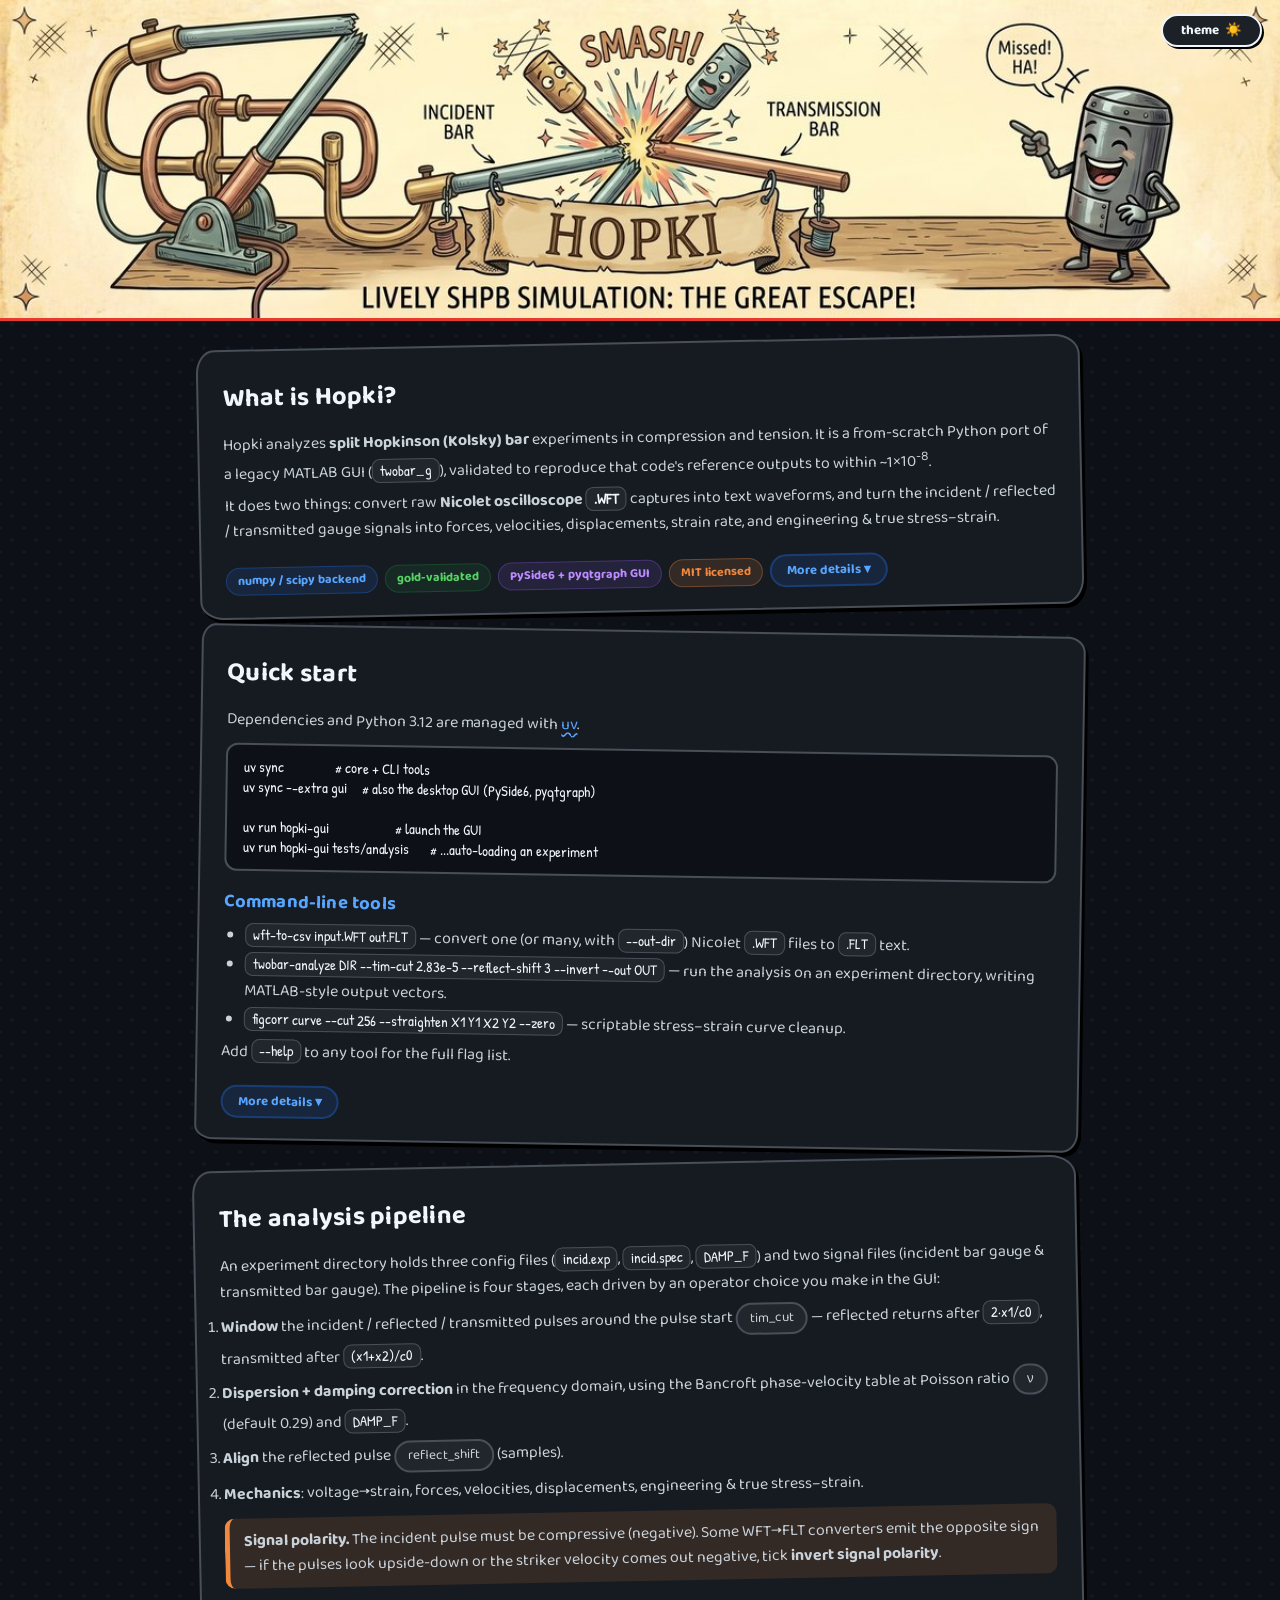
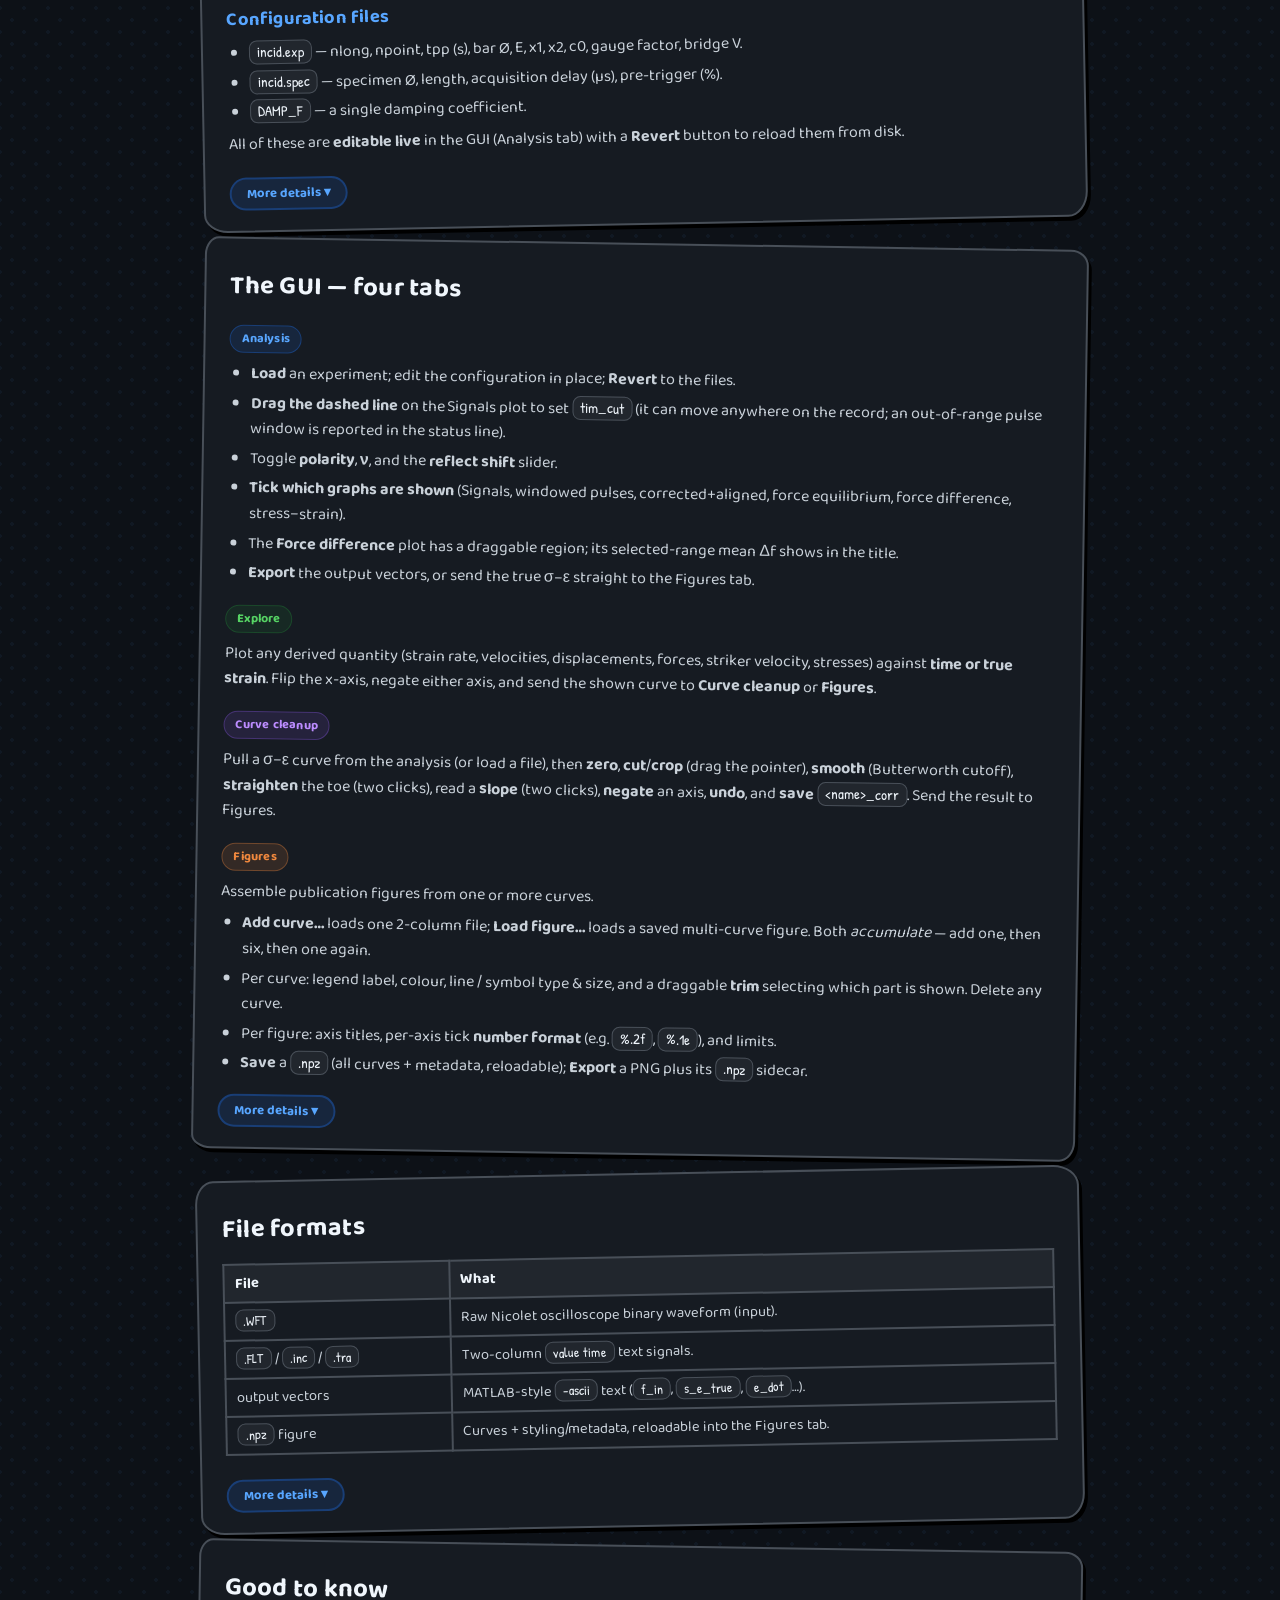
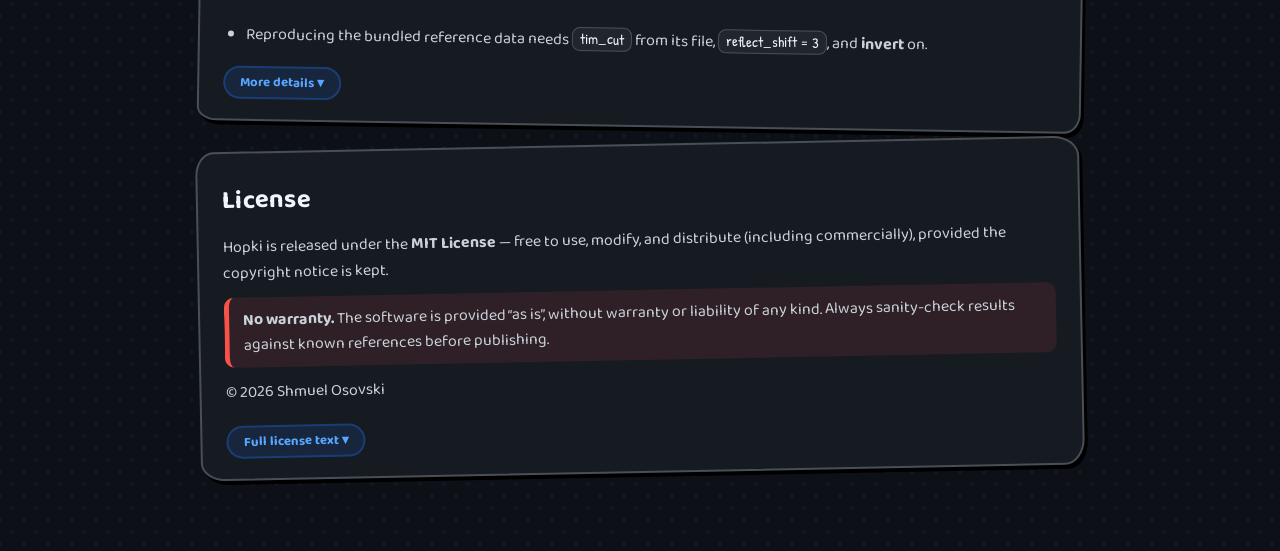
<file: docs/index.html>
<!DOCTYPE html>
<html lang="en">
<head>
<meta charset="utf-8">
<meta name="viewport" content="width=device-width, initial-scale=1">
<title>Hopki — User Guide</title>
<style>
/* ===== Seuss theme (palette + personality, mirrored from hopki/gui/theme_seuss.css) ===== */
@import url('https://fonts.googleapis.com/css2?family=Baloo+2:wght@400;500;600;700;800&family=Patrick+Hand&family=Chewy&family=Fredoka:wght@400;500;600;700&display=swap');

:root{
  --font-main:'Baloo 2','Patrick Hand',cursive,sans-serif;
  --font-mono:'Patrick Hand','Baloo 2',monospace;
  --font-display:'Chewy','Baloo 2',cursive;
  --radius:16px; --radius-card:20px; --card-border-width:2.5px;
  --blob:18px 26px 20px 24px / 24px 20px 26px 18px;
  --blob-soft:14px 18px 16px 20px / 18px 16px 20px 14px;
  --tilt:-1.1deg; --tilt-alt:0.9deg; --pop:cubic-bezier(.34,1.56,.64,1);
}
[data-theme="dark"]{
  --bg:#0d1117; --bg-surface:#161b22; --bg-elevated:#1c2128; --bg-input:#0d1117;
  --border:#484f58; --text:#c9d1d9; --text-bright:#f0f6fc; --text-muted:#8b949e;
  --accent:#58a6ff; --accent-bg:#1f6feb22; --accent-border:#1f6feb55;
  --green:#56d364; --green-bg:#23863622; --green-border:#23863655; --red-btn:#E63B2E;
  --purple:#bc8cff; --purple-bg:#8957e522; --purple-border:#8957e555;
  --orange:#f0883e; --orange-bg:#f0883e22; --orange-border:#f0883e55;
  --red:#f85149; --yellow:#d29922; --teal:#2ad4c4;
  --pill-bg:#21262d; --count-bg:#30363d; --card-shadow:3px 4px 0px #000;
  --card-shadow-hover:6px 8px 0px #000; --topbar-bg:#161b22; --topbar-text:#f0f6fc;
  --topbar-stripe:#E63B2E33; --topbar-shadow:0 3px 0 #E63B2E; --btn-shadow:2px 2px 0 #000;
  --dot-border:#58a6ff44; --dot-tex:rgba(88,166,255,0.05); --toggle-icon:"\2600\FE0F";
}
[data-theme="light"]{
  --bg:#F4E7C6; --bg-surface:#FFFFFF; --bg-elevated:#FFF0CC; --bg-input:#FFFFFF;
  --border:#E8B84B; --text:#2B2B2B; --text-bright:#1A1A1A; --text-muted:#6B5B3E;
  --accent:#2B78C4; --accent-bg:#2B78C422; --accent-border:#2B78C455;
  --green:#4CAF50; --green-bg:#4CAF5022; --green-border:#4CAF5055; --red-btn:#E63B2E;
  --purple:#9C27B0; --purple-bg:#9C27B022; --purple-border:#9C27B044;
  --orange:#FF8C00; --orange-bg:#FF8C0022; --orange-border:#FF8C0044;
  --red:#E63B2E; --yellow:#E8B84B; --teal:#1CA3A3;
  --pill-bg:#FFF0CC; --count-bg:#FFE4A0; --card-shadow:3px 4px 0px #2B2B2B;
  --card-shadow-hover:6px 8px 0px #2B2B2B; --topbar-bg:#E63B2E; --topbar-text:#FFFFFF;
  --topbar-stripe:#ffffff33; --topbar-shadow:0 3px 0 #B22E24; --btn-shadow:2px 2px 0 #2B2B2B;
  --dot-border:#2B2B2B; --dot-tex:rgba(230,59,46,0.06); --toggle-icon:"\1F319";
}
*{margin:0;padding:0;box-sizing:border-box;}
body{
  font-family:var(--font-main); color:var(--text); min-height:100vh;
  background:
    radial-gradient(var(--dot-tex) 1.6px,transparent 1.7px) 0 0/24px 24px,
    radial-gradient(var(--dot-tex) 1.6px,transparent 1.7px) 12px 12px/24px 24px,
    var(--bg);
  transition:background .35s,color .35s; padding-bottom:60px;
}
h1,h2,h3{font-family:var(--font-display); color:var(--text-bright); letter-spacing:.01em;}
h2{font-size:1.6rem; margin:6px 0 14px;}
h3{font-size:1.15rem; margin:16px 0 6px; color:var(--accent);}
p,li{line-height:1.6; margin:6px 0;}
a{color:var(--accent); text-decoration:underline wavy var(--accent); text-underline-offset:3px;}
a:hover{color:var(--red); text-decoration-color:var(--red);}
code,kbd{font-family:var(--font-mono); background:var(--pill-bg); border:1.5px solid var(--border);
  border-radius:8px; padding:1px 7px; font-size:.92em; color:var(--text-bright);}
pre{background:var(--bg-input); border:2px solid var(--border); border-radius:12px;
  padding:12px 16px; overflow-x:auto; margin:10px 0;}
pre code{background:none; border:none; padding:0;}
.wrap{max-width:920px; margin:0 auto; padding:0 18px;}
.topbar{position:relative; margin-bottom:24px; line-height:0; box-shadow:var(--topbar-shadow);}
.topbar .banner{display:block; width:100%; height:auto;}
.topbar h1{color:var(--topbar-text); font-size:2rem;}
.topbar .sub{color:var(--topbar-text); opacity:.9; font-family:var(--font-main); font-weight:600;}
.card{
  background:var(--bg-surface); border:var(--card-border-width) solid var(--border);
  border-radius:var(--blob); box-shadow:var(--card-shadow); padding:20px 24px; margin:18px 0;
  transform:rotate(var(--tilt)); transition:transform .3s var(--pop),box-shadow .3s var(--pop);
}
.card:nth-child(even){transform:rotate(var(--tilt-alt)); border-radius:var(--blob-soft);}
.card:hover{transform:rotate(0deg) translate(-1px,-3px); box-shadow:var(--card-shadow-hover);}
.badge{display:inline-flex; align-items:center; gap:4px; font-size:.78rem; font-weight:700;
  padding:3px 11px; border-radius:999px; border:1.5px solid transparent; margin:2px 4px 2px 0;}
.badge.b-accent{background:var(--accent-bg); color:var(--accent); border-color:var(--accent-border);}
.badge.b-green{background:var(--green-bg); color:var(--green); border-color:var(--green-border);}
.badge.b-purple{background:var(--purple-bg); color:var(--purple); border-color:var(--purple-border);}
.badge.b-orange{background:var(--orange-bg); color:var(--orange); border-color:var(--orange-border);}
.pill{display:inline-flex; align-items:center; gap:6px; background:var(--pill-bg);
  border:2px solid var(--border); border-radius:999px; padding:3px 12px; font-size:.85rem; margin:2px 0;}
.btn{font-family:var(--font-main); font-weight:700; color:var(--text-bright);
  background:var(--bg-elevated); border:2.5px solid var(--text-bright); border-radius:999px;
  padding:8px 18px; cursor:pointer; box-shadow:var(--btn-shadow);
  transition:transform .18s var(--pop),box-shadow .18s var(--pop);}
.btn:hover{transform:translate(-1px,-2px); box-shadow:4px 5px 0 var(--text-bright);}
.theme-toggle{position:absolute; top:14px; right:18px; margin:0; line-height:1; z-index:2;}
.theme-toggle::after{content:var(--toggle-icon); margin-left:6px;}
.note{border-left:5px solid var(--orange); background:var(--orange-bg); border-radius:10px;
  padding:10px 14px; margin:12px 0;}
.note.warn{border-left-color:var(--red); background:var(--diff-del-bg,rgba(248,81,73,.1));}
ul{padding-left:22px;} li{margin:4px 0;}
table{width:100%; border-collapse:collapse; margin:10px 0;}
th,td{border:2px solid var(--border); padding:6px 10px; text-align:left; font-size:.92rem;}
th{background:var(--pill-bg); color:var(--text-bright); font-family:var(--font-display);}
.more-btn{font-family:var(--font-main); font-weight:700; font-size:.82rem; color:var(--accent);
  background:var(--accent-bg); border:2px solid var(--accent-border); border-radius:999px;
  padding:4px 15px; cursor:pointer; margin-top:14px; transition:transform .15s var(--pop);}
.more-btn:hover{transform:translate(-1px,-2px);}
.more{display:none; margin-top:14px; padding-top:12px; border-top:2px dashed var(--border);}
.more.open{display:block; animation:morein .25s var(--pop);}
@keyframes morein{from{opacity:0; transform:translateY(-5px);} to{opacity:1; transform:none;}}
@media (prefers-reduced-motion:reduce){*{animation:none!important;transition:none!important;} .card{transform:none!important;}}
</style>
</head>
<body data-theme="dark">
<div class="topbar">
  <img class="banner" src="[data-uri]" alt="Hopki — split Hopkinson bar analysis">
  <button class="btn theme-toggle" onclick="toggleTheme()">theme</button>
</div>

<div class="wrap">

  <div class="card">
    <h2>What is Hopki?</h2>
    <p>Hopki analyzes <b>split Hopkinson (Kolsky) bar</b> experiments in compression and
    tension. It is a from-scratch Python port of a legacy MATLAB GUI (<code>twobar_g</code>),
    validated to reproduce that code's reference outputs to within ~1&times;10<sup>-8</sup>.</p>
    <p>It does two things: convert raw <b>Nicolet oscilloscope <code>.WFT</code></b> captures
    into text waveforms, and turn the incident / reflected / transmitted gauge signals into
    forces, velocities, displacements, strain rate, and engineering &amp; true stress&ndash;strain.</p>
    <span class="badge b-accent">numpy / scipy backend</span>
    <span class="badge b-green">gold-validated</span>
    <span class="badge b-purple">PySide6 + pyqtgraph GUI</span>
    <span class="badge b-orange">MIT licensed</span>
    <button class="more-btn" onclick="toggleMore(this)">More details ▾</button>
    <div class="more">
      <p>Internally it is a <b>two-stage pipeline</b>. <b>Stage 1</b> parses raw Nicolet
      <code>.WFT</code> binary captures into <code>.FLT</code> text. <b>Stage 2</b> runs the
      analysis. The numeric core is completely <b>GUI-free and deterministic</b>: every
      human-in-the-loop choice from the original MATLAB GUI is an explicit function
      parameter, so a run is fully reproducible and unit-testable — the GUI only collects
      your picks and redraws.</p>
      <p>The whole pipeline is validated to reproduce the original's reference outputs to
      within ~1&times;10<sup>-8</sup>. The core / CLI install is light (numpy + scipy +
      matplotlib); the desktop GUI is an optional extra (<code>uv sync --extra gui</code>).</p>
    </div>
  </div>

  <div class="card">
    <h2>Quick start</h2>
    <p>Dependencies and Python 3.12 are managed with <a href="https://docs.astral.sh/uv/">uv</a>.</p>
<pre><code>uv sync                 # core + CLI tools
uv sync --extra gui     # also the desktop GUI (PySide6, pyqtgraph)

uv run hopki-gui                      # launch the GUI
uv run hopki-gui tests/analysis       # ...auto-loading an experiment</code></pre>
    <h3>Command-line tools</h3>
    <ul>
      <li><code>wft-to-csv input.WFT out.FLT</code> &mdash; convert one (or many, with <code>--out-dir</code>) Nicolet <code>.WFT</code> files to <code>.FLT</code> text.</li>
      <li><code>twobar-analyze DIR --tim-cut 2.83e-5 --reflect-shift 3 --invert --out OUT</code> &mdash; run the analysis on an experiment directory, writing MATLAB-style output vectors.</li>
      <li><code>figcorr curve --cut 256 --straighten X1 Y1 X2 Y2 --zero</code> &mdash; scriptable stress&ndash;strain curve cleanup.</li>
    </ul>
    <p>Add <code>--help</code> to any tool for the full flag list.</p>
    <button class="more-btn" onclick="toggleMore(this)">More details ▾</button>
    <div class="more">
      <h3>Prebuilt binaries</h3>
      <p>No Python needed — download a desktop build for your OS from the project's
      <b>Releases</b> page (macOS <code>.app</code>, Windows <code>.exe</code>, Linux binary).
      They are <b>unsigned</b>, so on first launch: macOS &rarr; right-click the app &rarr;
      <b>Open</b>; Windows &rarr; SmartScreen &rarr; <b>More info</b> &rarr; <b>Run anyway</b>.</p>
      <h3>Run the tests</h3>
      <p>Tests use the stdlib <code>unittest</code> runner; address modules by dotted path
      (GUI tests run headless):</p>
<pre><code>uv run python -m unittest tests.analysis.test_twobar
QT_QPA_PLATFORM=offscreen uv run python -m unittest tests.gui.test_controller</code></pre>
      <h3>Build a binary yourself</h3>
<pre><code>uv sync --extra gui --extra packaging
uv run python packaging/build.py        # macOS/Windows/Linux (Nuitka)</code></pre>
    </div>
  </div>

  <div class="card">
    <h2>The analysis pipeline</h2>
    <p>An experiment directory holds three config files (<code>incid.exp</code>, <code>incid.spec</code>,
    <code>DAMP_F</code>) and two signal files (incident&nbsp;bar gauge &amp; transmitted bar gauge).
    The pipeline is four stages, each driven by an operator choice you make in the GUI:</p>
    <ol>
      <li><b>Window</b> the incident / reflected / transmitted pulses around the pulse start
        <span class="pill">tim_cut</span> &mdash; reflected returns after <code>2&middot;x1/c0</code>, transmitted after <code>(x1+x2)/c0</code>.</li>
      <li><b>Dispersion + damping correction</b> in the frequency domain, using the Bancroft
        phase-velocity table at Poisson ratio <span class="pill">&nu;</span> (default 0.29) and <code>DAMP_F</code>.</li>
      <li><b>Align</b> the reflected pulse <span class="pill">reflect_shift</span> (samples).</li>
      <li><b>Mechanics</b>: voltage&rarr;strain, forces, velocities, displacements, engineering
        &amp; true stress&ndash;strain.</li>
    </ol>
    <div class="note"><b>Signal polarity.</b> The incident pulse must be compressive (negative).
    Some WFT&rarr;FLT converters emit the opposite sign &mdash; if the pulses look upside-down or the
    striker velocity comes out negative, tick <b>invert signal polarity</b>.</div>
    <h3>Configuration files</h3>
    <ul>
      <li><code>incid.exp</code> &mdash; nlong, npoint, tpp (s), bar &Oslash;, E, x1, x2, c0, gauge factor, bridge V.</li>
      <li><code>incid.spec</code> &mdash; specimen &Oslash;, length, acquisition delay (&micro;s), pre-trigger (%).</li>
      <li><code>DAMP_F</code> &mdash; a single damping coefficient.</li>
    </ul>
    <p>All of these are <b>editable live</b> in the GUI (Analysis tab) with a <b>Revert</b> button to reload them from disk.</p>
    <button class="more-btn" onclick="toggleMore(this)">More details ▾</button>
    <div class="more">
      <h3>The corrections, precisely</h3>
      <ul>
        <li><b>Dispersion</b> applies a per-frequency phase shift
          <code>&plusmn;2&pi;f&middot;x&middot;(1/c0 &minus; 1/c(f))</code> from the Bancroft
          phase-velocity table, plus an amplitude term <code>exp(&plusmn;DAMP_F&middot;x)</code>.</li>
        <li><b>Voltage&rarr;strain</b> is <code>4&middot;v / (gfact&middot;vbridge)</code>; forces,
          velocities and displacements (cumulative-trapezoid integration) follow from there.</li>
      </ul>
      <h3>Two values are derived, not read from config</h3>
      <p><span class="pill">tpp</span> (sampling interval) always comes from the signal's own
      time column. <span class="pill">x1</span>/<span class="pill">x2</span> (gauge&rarr;specimen
      distances) are <b>auto-estimated from the signals</b> when config omits them:
      <code>x1</code> is robust (matched-filter the incident window against the bar channel to
      find the reflected return at <code>2&middot;x1/c0</code>); <code>x2</code> is
      <b>best-effort</b> — the transmitted pulse is weak, so its onset is biased late. The GUI
      flags an estimated <code>x2</code> with a confidence (SNR) so you can verify it,
      <b>re-estimate</b>, or set it by <b>2 clicks</b> on the Signals plot.</p>
    </div>
  </div>

  <div class="card">
    <h2>The GUI &mdash; four tabs</h2>

    <h3><span class="badge b-accent">Analysis</span></h3>
    <ul>
      <li><b>Load</b> an experiment; edit the configuration in place; <b>Revert</b> to the files.</li>
      <li><b>Drag the dashed line</b> on the Signals plot to set <code>tim_cut</code> (it can move anywhere on the record; an out-of-range pulse window is reported in the status line).</li>
      <li>Toggle <b>polarity</b>, <b>&nu;</b>, and the <b>reflect shift</b> slider.</li>
      <li><b>Tick which graphs are shown</b> (Signals, windowed pulses, corrected+aligned, force
        equilibrium, force difference, stress&ndash;strain).</li>
      <li>The <b>Force difference</b> plot has a draggable region; its selected-range mean &Delta;f shows in the title.</li>
      <li><b>Export</b> the output vectors, or send the true &sigma;&ndash;&epsilon; straight to the Figures tab.</li>
    </ul>

    <h3><span class="badge b-green">Explore</span></h3>
    <p>Plot any derived quantity (strain rate, velocities, displacements, forces, striker
    velocity, stresses) against <b>time or true strain</b>. Flip the x-axis, negate either axis,
    and send the shown curve to <b>Curve cleanup</b> or <b>Figures</b>.</p>

    <h3><span class="badge b-purple">Curve cleanup</span></h3>
    <p>Pull a &sigma;&ndash;&epsilon; curve from the analysis (or load a file), then
    <b>zero</b>, <b>cut</b>/<b>crop</b> (drag the pointer), <b>smooth</b> (Butterworth cutoff),
    <b>straighten</b> the toe (two clicks), read a <b>slope</b> (two clicks), <b>negate</b> an
    axis, <b>undo</b>, and <b>save</b> <code>&lt;name&gt;_corr</code>. Send the result to Figures.</p>

    <h3><span class="badge b-orange">Figures</span></h3>
    <p>Assemble publication figures from one or more curves.</p>
    <ul>
      <li><b>Add curve&hellip;</b> loads one 2-column file; <b>Load figure&hellip;</b> loads a saved
        multi-curve figure. Both <i>accumulate</i> &mdash; add one, then six, then one again.</li>
      <li>Per curve: legend label, colour, line / symbol type &amp; size, and a draggable
        <b>trim</b> selecting which part is shown. Delete any curve.</li>
      <li>Per figure: axis titles, per-axis tick <b>number format</b> (e.g. <code>%.2f</code>,
        <code>%.1e</code>), and limits.</li>
      <li><b>Save</b> a <code>.npz</code> (all curves + metadata, reloadable); <b>Export</b> a PNG
        plus its <code>.npz</code> sidecar.</li>
    </ul>
    <button class="more-btn" onclick="toggleMore(this)">More details ▾</button>
    <div class="more">
      <ul>
        <li><b>Analysis &mdash; geometry helpers:</b> <b>Re-estimate x1, x2</b> re-derives both
          distances from the signals (handy when the TOML values are stale); <b>Pick x2</b> sets
          it by clicking the incident then transmitted arrivals. <b>Save config</b> writes a
          per-experiment <code>hopki.toml</code> of just the fields you changed.</li>
        <li><b>Cleanup &mdash; interactive smoothing:</b> <i>Smooth&hellip;</i> shows the stress
          <b>power spectrum</b> with a draggable cutoff and a live filtered overlay; the
          Butterworth is only committed on <b>Apply filter</b>. Also <b>scale</b>/<b>shift</b>
          either axis by a constant, and <b>&rarr; True &sigma;&ndash;&epsilon;</b> to derive the
          true curve from an engineering one.</li>
        <li><b>Figures &mdash; publication export:</b> per-curve <b>x/y display scale</b> constants
          (unit conversion, non-destructive); export renders through <b>matplotlib</b> with
          optional <b>SciencePlots</b> journal styles and LaTeX titles (falls back to mathtext if
          no TeX is installed).</li>
      </ul>
    </div>
  </div>

  <div class="card">
    <h2>File formats</h2>
    <table>
      <tr><th>File</th><th>What</th></tr>
      <tr><td><code>.WFT</code></td><td>Raw Nicolet oscilloscope binary waveform (input).</td></tr>
      <tr><td><code>.FLT</code> / <code>.inc</code> / <code>.tra</code></td><td>Two-column <code>value&nbsp;time</code> text signals.</td></tr>
      <tr><td>output vectors</td><td>MATLAB-style <code>-ascii</code> text (<code>f_in</code>, <code>s_e_true</code>, <code>e_dot</code>&hellip;).</td></tr>
      <tr><td><code>.npz</code> figure</td><td>Curves + styling/metadata, reloadable into the Figures tab.</td></tr>
    </table>
    <button class="more-btn" onclick="toggleMore(this)">More details ▾</button>
    <div class="more">
      <p><b>Config-file layout.</b> The legacy files are whitespace-delimited, one value per
      line: <code>incid.exp</code> is positional (<code>nlong, npoint, tpp, &Oslash;bar, E, x1,
      x2, c0, gfact, vbridge</code>) and <code>incid.spec</code> is
      (<code>&Oslash;spec, Lspec, tdelay&micro;s, pretrig%</code>), with optional inline
      <code>%comments</code>. The two-line <code>.FLT</code> header is dropped in the
      <code>.inc</code>/<code>.tra</code> form (the data rows are identical).</p>
      <p><b>Layered TOML.</b> A <code>hopki.toml</code> can live next to an experiment (and a
      shared one higher up a campaign tree); the per-experiment file overrides the campaign one,
      and <b>Save config</b> writes only the fields you actually changed.</p>
    </div>
  </div>

  <div class="card">
    <h2>Good to know</h2>
    <ul>
      <li>Reproducing the bundled reference data needs <code>tim_cut</code> from its file, <code>reflect_shift = 3</code>, and <b>invert</b> on.</li>
    </ul>
    <button class="more-btn" onclick="toggleMore(this)">More details ▾</button>
    <div class="more">
      <ul>
        <li><b>Polarity is the first thing to check.</b> If the striker velocity is negative or
          the incident pulse points up, toggle <b>invert signal polarity</b> — different
          WFT&rarr;FLT converters disagree on sign.</li>
        <li><b>x2 is best-effort.</b> Treat an auto-estimated <code>x2</code> as a starting
          point: confirm it against the transmitted arrival (or set it with <b>Pick x2</b>)
          before trusting the stresses.</li>
        <li><b>Poisson ratio.</b> The dispersion correction defaults to &nu;&nbsp;=&nbsp;0.29;
          adjust it for your bar material if needed.</li>
        <li><b>Unsigned binaries.</b> The downloadable apps aren't code-signed, so the OS warns
          on first launch — see <i>Quick start &rarr; More details</i> for the one-time bypass.</li>
      </ul>
    </div>
  </div>

  <div class="card">
    <h2>License</h2>
    <p>Hopki is released under the <b>MIT License</b> &mdash; free to use, modify, and
    distribute (including commercially), provided the copyright notice is kept.</p>
    <div class="note warn"><b>No warranty.</b> The software is provided &ldquo;as is&rdquo;,
    without warranty or liability of any kind. Always sanity-check results against known
    references before publishing.</div>
    <p>&copy; 2026 Shmuel Osovski</p>
    <button class="more-btn" data-more="Full license text" onclick="toggleMore(this)">Full license text ▾</button>
    <div class="more">
<pre><code>MIT License

Copyright (c) 2026 Shmuel Osovski

Permission is hereby granted, free of charge, to any person obtaining a copy
of this software and associated documentation files (the "Software"), to deal
in the Software without restriction, including without limitation the rights
to use, copy, modify, merge, publish, distribute, sublicense, and/or sell
copies of the Software, and to permit persons to whom the Software is
furnished to do so, subject to the following conditions:

The above copyright notice and this permission notice shall be included in all
copies or substantial portions of the Software.

THE SOFTWARE IS PROVIDED "AS IS", WITHOUT WARRANTY OF ANY KIND, EXPRESS OR
IMPLIED, INCLUDING BUT NOT LIMITED TO THE WARRANTIES OF MERCHANTABILITY,
FITNESS FOR A PARTICULAR PURPOSE AND NONINFRINGEMENT. IN NO EVENT SHALL THE
AUTHORS OR COPYRIGHT HOLDERS BE LIABLE FOR ANY CLAIM, DAMAGES OR OTHER
LIABILITY, WHETHER IN AN ACTION OF CONTRACT, TORT OR OTHERWISE, ARISING FROM,
OUT OF OR IN CONNECTION WITH THE SOFTWARE OR THE USE OR OTHER DEALINGS IN THE
SOFTWARE.</code></pre>
    </div>
  </div>

</div>

<script>
function toggleTheme(){
  const b=document.body;
  b.setAttribute('data-theme', b.getAttribute('data-theme')==='dark' ? 'light' : 'dark');
}
function toggleMore(btn){
  const more=btn.nextElementSibling;
  const open=more.classList.toggle('open');
  btn.textContent = open ? 'Less ▴' : (btn.dataset.more || 'More details') + ' ▾';
}
</script>
</body>
</html>
</file>
